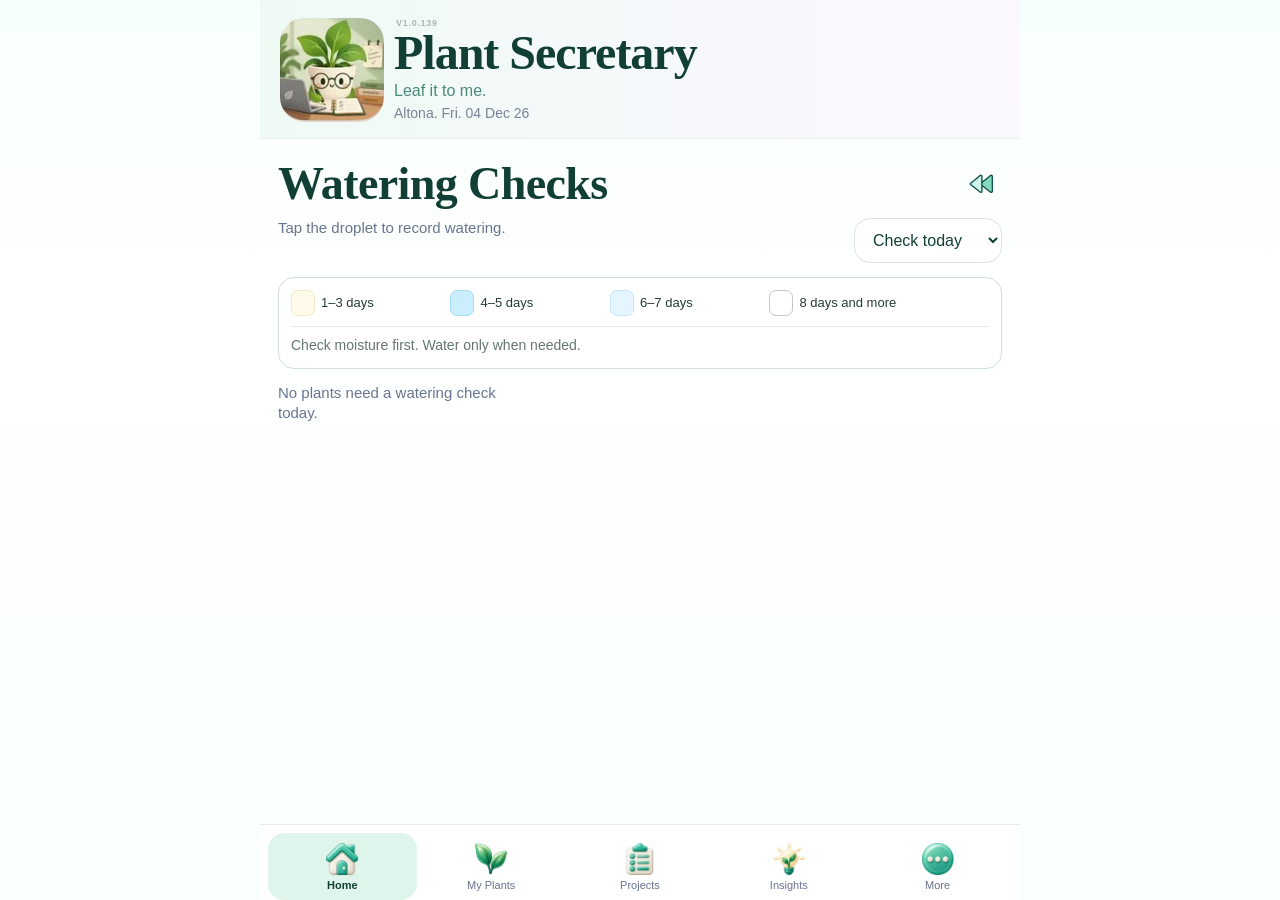
<file: index.html>
<!doctype html>
<html lang="en-AU">
<head>
<meta charset="utf-8">
<meta name="viewport" content="width=device-width,initial-scale=1,viewport-fit=cover,user-scalable=no">
<meta name="theme-color" content="#eef9f4">
<meta name="apple-mobile-web-app-capable" content="yes">
<meta name="apple-mobile-web-app-status-bar-style" content="default">
<meta name="apple-mobile-web-app-title" content="Plant Secretary">
<title>Plant Secretary</title>
<link rel="manifest" href="manifest.webmanifest">
<link rel="icon" href="icon.svg" type="image/svg+xml">
<style>
:root{--ink:#123f35;--muted:#68758f;--sea:#dff5eb;--sea2:#bfeadb;--green:#2f8f72;--lav:#eee5ff;--blue:#dff2ff;--blue2:#b8ddfb;--cream:#fffdf8;--card:#fff;--danger:#d74e5d;--shadow:0 8px 24px rgba(34,83,70,.08);--navh:76px}
*{box-sizing:border-box;-webkit-tap-highlight-color:transparent}html,body{margin:0;background:linear-gradient(180deg,#f7fffc 0,#fff 34%,#f8fffd 100%);color:var(--ink);font-family:-apple-system,BlinkMacSystemFont,"SF Pro Text","Segoe UI",sans-serif}body{min-height:100dvh}.app{max-width:760px;margin:0 auto;padding-bottom:calc(var(--navh) + env(safe-area-inset-bottom) + 16px)}
header{padding:calc(18px + env(safe-area-inset-top)) 20px 16px;background:linear-gradient(90deg,#effaf5,#fbf7ff);border-bottom:1px solid #e8f0ed}.brand{display:flex;align-items:center;justify-content:space-between;gap:14px}.brand-left{display:flex;gap:12px;align-items:center}.logo{font-size:46px;line-height:1}.version-label{display:block;margin:0 0 2px 2px;font-size:9px;line-height:1;letter-spacing:.08em;text-transform:uppercase;color:#7d918b;opacity:.62;font-weight:600}.brand h1{font-family:Georgia,serif;margin:0;font-size:clamp(32px,8vw,48px);line-height:.95;letter-spacing:-1px}.tag{margin:7px 0 0;color:#4a8b77;font-size:16px}.date{margin:5px 0 0;color:#7a8495;font-size:14px}.scribble{background:var(--lav);padding:10px 15px;border-radius:38% 44% 42% 48%;font-family:"Snell Roundhand","Segoe Script",cursive;color:#5b5a9c;font-size:15px;line-height:1.1;text-align:center;transform:rotate(-2deg)}
main{padding:18px 18px 28px}.page{display:none}.page.active{display:block}.section-head{display:flex;justify-content:space-between;align-items:center;gap:12px;margin-bottom:8px}.section-head h2{font-family:Georgia,serif;font-size:clamp(31px,8vw,46px);margin:0;letter-spacing:-.6px}.hint{color:var(--muted);font-size:15px;line-height:1.35;margin:0 0 15px}.select,.search,input,textarea,select{border:1px solid #d8e4e1;background:#fff;border-radius:16px;padding:12px 14px;font:inherit;color:var(--ink);outline:none}.select{min-width:132px}.controls{display:flex;gap:8px;overflow:auto;margin-bottom:14px}.pill{border:0;border-radius:999px;padding:10px 14px;background:#f1f5f4;color:#32564c;font-weight:650;white-space:nowrap}.pill.active{background:var(--green);color:#fff}.searchrow{display:flex;gap:8px;margin-bottom:14px}.search{width:100%}.iconbtn{border:0;background:var(--sea);border-radius:14px;padding:0 14px;font-size:20px;color:var(--ink)}
.tile-grid{display:grid;grid-template-columns:repeat(3,1fr);gap:10px}.plant-tile{aspect-ratio:1/1;border-radius:18px;padding:12px;background:linear-gradient(145deg,var(--blue),#edf9ff);border:1px solid #cae5f6;position:relative;display:flex;flex-direction:column;justify-content:space-between;box-shadow:0 4px 14px rgba(88,155,188,.08)}.plant-tile.regular{background:linear-gradient(145deg,#e7f7ff,#f4fbff)}.plant-tile.dry{background:linear-gradient(145deg,#fffdf7,#faf6ef);border-color:#eee8dd}.plant-tile.lav{background:linear-gradient(145deg,#f2ebff,#fbf8ff);border-color:#e7dcfa}.tile-top{display:flex;align-items:flex-start;justify-content:space-between}.light{font-size:33px;filter:saturate(1.1)}.ph{width:34px;height:34px;border-radius:50%;background:conic-gradient(#ff7c66 0 34%,#ffbf45 34% 66%,#f3e3c1 66% 100%);display:grid;place-items:center;border:2px solid #fff;box-shadow:0 1px 5px rgba(0,0,0,.08);font-size:9px;font-weight:800;color:#c34e3c}.ph.neutral{background:conic-gradient(#50b96d 0 45%,#d8d86d 45% 75%,#f4e7ca 75% 100%);color:#2d8a50}.tile-name{font-weight:800;font-size:16px;line-height:1.05;max-width:76%;margin-top:3px}.tile-bottom{display:flex;justify-content:space-between;align-items:end;gap:6px}.due{font-size:14px;color:#65718b;line-height:1.05}.due.today{font-weight:700}.drop{width:52px;height:52px;border:0;border-radius:15px;background:rgba(255,255,255,.86);box-shadow:inset 0 0 0 1px #cce6f4;display:grid;place-items:center;font-size:31px;cursor:pointer}.drop:active{transform:scale(.96)}.watered{outline:2px solid #4ba58a;background:linear-gradient(145deg,#d9f5eb,#effbf6)}
.nav{position:fixed;z-index:20;left:50%;bottom:0;transform:translateX(-50%);width:min(760px,100%);height:calc(var(--navh) + env(safe-area-inset-bottom));padding:8px 8px env(safe-area-inset-bottom);background:rgba(255,255,255,.96);backdrop-filter:blur(14px);border-top:1px solid #e5ece9;display:grid;grid-template-columns:repeat(5,1fr)}.nav button{border:0;background:transparent;border-radius:16px;color:#6a7390;font-size:11px;display:flex;flex-direction:column;align-items:center;justify-content:center;gap:3px}.nav button span{font-size:24px}.nav button.active{background:var(--sea);color:var(--ink);font-weight:700}
.summary{display:grid;grid-template-columns:repeat(2,1fr);gap:10px;margin:12px 0 16px}.sum{border-radius:18px;padding:14px;background:var(--card);box-shadow:var(--shadow);border:1px solid #e9efed}.sum:nth-child(2){background:var(--lav)}.sum:nth-child(3){background:#f7efe2}.sum:nth-child(4){background:var(--sea)}.sum strong{font-family:Georgia,serif;font-size:32px}.sum small{display:block;color:var(--muted);margin-top:3px}.panel{background:#fff;border:1px solid #e6eeeb;border-radius:20px;padding:15px;margin:12px 0;box-shadow:var(--shadow)}.panel h3{font-family:Georgia,serif;font-size:22px;margin:0 0 10px}.bar{height:12px;border-radius:999px;background:#edf2f0;overflow:hidden;margin:8px 0}.bar>i{display:block;height:100%;background:linear-gradient(90deg,#66b79e,#b7e6d8);border-radius:inherit}.due-list{display:grid;gap:8px}.due-item{display:flex;justify-content:space-between;align-items:center;padding:10px 0;border-bottom:1px solid #eef2f1}.due-item:last-child{border-bottom:0}
.collection{display:grid;grid-template-columns:repeat(2,1fr);gap:10px}.plant-card{background:#fff;border:1px solid #e4ece9;border-radius:18px;overflow:hidden;box-shadow:var(--shadow);cursor:pointer}.photo{aspect-ratio:4/3;background:linear-gradient(145deg,#e8f6ef,#eee8fb);display:grid;place-items:center;font-size:50px;overflow:hidden}.photo img{width:100%;height:100%;object-fit:cover}.pcopy{padding:10px}.pcopy strong{display:block}.pcopy em{display:block;color:#76809a;font-size:12px;margin-top:2px}.pcopy small{color:#65718b}.fab{position:fixed;right:max(18px,calc((100vw - 760px)/2 + 18px));bottom:calc(var(--navh) + env(safe-area-inset-bottom) + 18px);border:0;border-radius:999px;background:var(--green);color:#fff;padding:13px 16px;font-weight:750;box-shadow:0 10px 24px rgba(47,143,114,.27);z-index:15}
.project{display:flex;justify-content:space-between;gap:10px;align-items:center;padding:14px;border-radius:18px;background:#fff;border:1px solid #e7eeeb;margin-bottom:10px}.status{font-size:12px;padding:6px 9px;border-radius:999px;background:var(--lav);color:#65549a}.status.done{background:var(--sea);color:#2c755f}
.more-grid{display:grid;grid-template-columns:1fr 1fr;gap:10px}.more-card{border:1px solid #e4ece9;border-radius:18px;padding:15px;background:var(--sea);min-height:105px}.more-card:nth-child(even){background:var(--lav)}.more-card b{display:block;margin:8px 0 3px}.more-card small{color:#65718b}.full{grid-column:1/-1}
.modal{position:fixed;inset:0;z-index:50;background:rgba(17,42,35,.38);display:none;align-items:flex-end;justify-content:center}.modal.open{display:flex}.sheet{width:min(760px,100%);max-height:92dvh;overflow:auto;background:#fff;border-radius:28px 28px 0 0;padding:18px 18px calc(28px + env(safe-area-inset-bottom));box-shadow:0 -10px 30px rgba(0,0,0,.16)}.sheethead{display:flex;justify-content:space-between;align-items:center}.sheethead h3{font-family:Georgia,serif;font-size:28px;margin:0}.close{border:0;background:#eef4f2;border-radius:999px;width:38px;height:38px;font-size:21px}.hero-photo{width:100%;aspect-ratio:16/9;border-radius:18px;background:#fff;display:grid;place-items:center;overflow:hidden;font-size:70px}.hero-photo img{width:100%;height:100%;object-fit:cover}.formgrid{display:grid;gap:10px;margin-top:12px}.formgrid label{font-size:13px;color:#59677c}.formgrid input,.formgrid select,.formgrid textarea{width:100%;margin-top:5px}.primary{border:0;background:var(--green);color:#fff;border-radius:15px;padding:13px 16px;font-weight:750}.secondary{border:1px solid #cdded8;background:#fff;color:var(--ink);border-radius:15px;padding:12px 16px;font-weight:700}.actions{display:flex;gap:9px;margin-top:12px}.actions>*{flex:1}.quick{display:grid;grid-template-columns:repeat(2,1fr);gap:8px;margin-top:12px}.quick div{padding:10px;border-radius:14px;background:#f6faf8;font-size:13px}.history{font-size:13px;color:#627086}.history li{margin:8px 0}.guide-list{display:grid;gap:8px}.guide-row{padding:12px;border-radius:14px;background:linear-gradient(90deg,#f0fbf7,#f5efff);display:flex;justify-content:space-between;gap:10px}.toast{position:fixed;z-index:80;left:50%;bottom:calc(var(--navh) + env(safe-area-inset-bottom) + 12px);transform:translateX(-50%) translateY(20px);opacity:0;transition:.25s;background:#153f36;color:#fff;padding:10px 14px;border-radius:999px;font-size:13px;pointer-events:none}.toast.show{opacity:1;transform:translateX(-50%) translateY(0)}
@media(max-width:430px){header{padding-left:14px;padding-right:14px}.brand h1{font-size:35px}.logo{font-size:38px}.version-label{font-size:8px;margin-left:1px}.scribble{font-size:12px;padding:8px 10px}.date{font-size:12px}main{padding:16px 12px}.section-head h2{font-size:33px}.hint{font-size:13px}.tile-grid{grid-template-columns:repeat(3,1fr);gap:7px}.plant-tile{border-radius:14px;padding:9px}.light{font-size:26px}.ph{width:29px;height:29px}.tile-name{font-size:13px}.due{font-size:12px}.drop{width:43px;height:43px;border-radius:12px;font-size:25px}.summary{grid-template-columns:1fr 1fr}.more-grid{grid-template-columns:1fr 1fr}}
@media(max-width:350px){.tile-grid{grid-template-columns:repeat(2,1fr)}}
</style>
<link rel="stylesheet" href="home-art.css?v=25"><link rel="stylesheet" href="undo-control.css?v=1.0.41"><link rel="stylesheet" href="add-plant-icon.css?v=1.0.50"><link rel="stylesheet" href="nav-art.css?v=1.0.30"><link rel="stylesheet" href="more-art.css?v=1.0.75"><style id="my-plants-current">
#plants .collection{display:grid;grid-template-columns:repeat(4,minmax(0,1fr));gap:14px 10px;align-items:start}
#plants .plant-card{position:relative;display:flex;flex-direction:column;align-items:center;min-width:0;background:transparent;border:0;border-radius:0;overflow:visible;box-shadow:none;cursor:pointer}
#plants .photo{position:relative!important;width:100%;aspect-ratio:1/1!important;border-radius:50%!important;overflow:hidden!important;isolation:isolate;background:#fff;display:grid;place-items:center;font-size:32px;border:1px solid #e0eae6}
#plants .photo img{display:block;width:100%;height:100%;object-fit:cover;border-radius:50%}
#plants .pcopy{width:100%;min-height:34px;display:flex;justify-content:center;align-items:flex-start;padding:7px 2px 0;text-align:center;background:transparent}
#plants .pcopy strong{display:block;width:100%;font-size:11px;line-height:1.12;font-weight:750;overflow-wrap:anywhere;color:var(--ink)}
.plant-location-selector{display:flex;justify-content:flex-end;margin:2px 0 14px}.location-select{position:relative;display:inline-flex;align-items:center;gap:7px;background:var(--sea);border:1px solid #d2e7df;border-radius:15px;padding:8px 10px;color:var(--ink);min-width:128px}.location-select svg{width:20px;height:20px;flex:0 0 20px}.location-select select{appearance:auto;-webkit-appearance:menulist;border:0;background:transparent;padding:0 2px 0 0;border-radius:0;color:var(--ink);font:inherit;font-weight:700;min-width:88px;outline:0}
@media(max-width:430px){#plants .collection{grid-template-columns:repeat(4,minmax(0,1fr));gap:13px 8px}#plants .photo{font-size:27px}#plants .pcopy{min-height:32px;padding-top:6px}#plants .pcopy strong{font-size:10.5px;line-height:1.1}.plant-location-selector{margin-top:0;margin-bottom:12px}.location-select{min-width:118px;padding:7px 9px}.location-select select{font-size:13px;min-width:80px}.location-select svg{width:18px;height:18px;flex-basis:18px}}
@media(max-width:350px){#plants .collection{gap:11px 6px}#plants .pcopy strong{font-size:9.5px}}
</style></head>
<body>
<div class="app">
<header><div class="brand"><div class="brand-left"><span class="heading-logo-frame"><img class="heading-logo" src="assets/heading-logo.webp" alt=""></span><div><span class="version-label">v1.0.139</span><h1>Plant Secretary</h1><p class="tag">Your plants. Happier days.</p><p class="date" id="dateLine">Altona, Victoria</p></div></div><div class="scribble">Good plants<br>Brighter days ♡</div></div></header>
<main>
<section class="page active" id="home"><div class="section-head"><h2>Watering Checks</h2><select class="select" id="homeFilter"><option value="today">Check today</option><option value="today-indoor">Indoor</option><option value="today-outdoor">Outdoor</option><option value="all">All</option></select></div><p class="hint">Tap the droplet to record watering.</p><div class="watering-legend" role="group" aria-label="Tile colour legend"><div class="watering-legend-items"><span class="watering-legend-item"><i class="watering-legend-swatch pale-yellow" aria-hidden="true"></i><span>1–3 days</span></span><span class="watering-legend-item"><i class="watering-legend-swatch sky-blue" aria-hidden="true"></i><span>4–5 days</span></span><span class="watering-legend-item"><i class="watering-legend-swatch light-blue" aria-hidden="true"></i><span>6–7 days</span></span><span class="watering-legend-item"><i class="watering-legend-swatch white" aria-hidden="true"></i><span>8 days and more</span></span></div><p class="watering-legend-note">Check moisture first. Water only when needed.</p></div><div class="tile-grid" id="wateringGrid"></div></section>
<section class="page" id="plants"><div class="section-head"><div><h2>My Plants</h2><p class="hint" id="countLine" style="margin:2px 0 0"></p></div></div><div id="plantLocationSelector" class="plant-location-selector"><label class="location-select" aria-label="Filter plants by location"><svg viewBox="0 0 24 24" aria-hidden="true"><path d="M4 6h16M7 12h10M10 18h4" fill="none" stroke="currentColor" stroke-width="2" stroke-linecap="round"/></svg><select id="locationFilter"><option value="all">All plants</option><option value="Indoor">Indoor</option><option value="Outdoor">Outdoor</option></select></label></div><div class="collection" id="collection"></div><button class="fab" id="addPlantBtn">＋ Add Plant</button></section>
<section class="page" id="projects"><div class="section-head"><h2>Projects</h2></div><p class="hint">Repotting, propagating, buying new plants and anything else you want to plan.</p><div id="projectList"></div><button class="primary" id="newProjectBtn">＋ Add New Project</button></section>
<section class="page" id="insights"><div class="section-head"><h2>Insights</h2><select class="select"><option>This month</option></select></div><p class="hint">A summary of your plant care.</p><div class="summary" id="summaryCards"></div><div class="panel"><h3>Watering this month</h3><div class="bar"><i id="waterBar" style="width:0%"></i></div><small class="hint" id="waterText"></small></div><div class="panel"><h3>Care due soon</h3><div class="due-list" id="dueSoon"></div></div><div class="panel"><h3>Overdue care</h3><div class="due-list" id="overdue"></div></div><div class="panel"><h3>Your collection</h3><div id="collectionStats"></div></div></section>
<section class="page" id="more"><div class="section-head"><h2>More</h2></div><p class="hint">Tools, settings and extras for your plant journey.</p><div class="more-grid"><div class="more-card"><img class="more-art more-art-care-guides" src="assets/care-guides.webp" alt=""><b>Care Guides</b><small>General plant care tips and resources</small></div><div class="more-card"><img class="more-art more-art-plant-notes" src="assets/plant-notes.webp?v=1.0.72" alt=""><b>Plant Notes</b><small>Your notes, photos and observations</small></div><div class="more-card"><b>Reminders</b><small>Manage care reminders</small></div><div class="more-card"><img class="more-art more-art-weather" src="assets/weather.webp?v=1.0.72" alt=""><b>Weather</b><small>Altona, Victoria</small></div><div class="more-card"><img class="more-art more-art-backup-restore" src="assets/backup-restore.webp?v=1.0.75" alt=""><b>Backup & Restore</b><small>Export or import your saved data</small></div><div class="more-card"><img class="more-art more-art-settings" src="assets/settings.webp?v=1.0.78" alt=""><b>Settings</b><small>Units, notifications and preferences</small></div><div class="more-card full"><img class="more-art more-art-about" src="assets/about-plant-secretary.webp" alt=""><b>About Plant Secretary</b><small>Version 1.0.127 · Local-first personal plant care app</small></div></div></section>
</main>
<nav class="nav"><button class="active" data-page="home"><span>⌂</span>Home</button><button data-page="plants"><span>🌿</span>My Plants</button><button data-page="projects"><span>☑︎</span>Projects</button><button data-page="insights"><span>▥</span>Insights</button><button data-page="more"><span>☰</span>More</button></nav>
</div>
<div class="modal" id="plantModal"><div class="sheet"><div class="sheethead"><h3 id="modalTitle">Plant Profile</h3><button class="close" data-close>×</button></div><div id="plantProfile"></div></div></div>
<div class="modal" id="addModal"><div class="sheet"><div class="sheethead"><h3>Add a New Plant</h3><button class="close" data-close>×</button></div><form id="addForm" class="formgrid"><label>Photo<input id="newPhoto" type="file" accept="image/*"></label><label>Plant / display name<input id="newName" required placeholder="e.g. Gardenia"></label><label>Botanical name<input id="newBotanical" required placeholder="e.g. Gardenia jasminoides"></label><label>Date acquired<input id="newAcquiredDate" type="date" required></label><label>Location<select id="newLocation"><option>Indoor</option><option>Outdoor</option></select></label><button class="primary" type="submit">Save Plant</button></form></div></div>
<div class="toast" id="toast"></div>
<script src="plant-storage.js?v=1.0.121"></script>
<script>
const BASE_PLANTS=[
['Begonia','Begonia maculata','Indoor',null,'indirect','5.5–6.5','moist'],['Birkin — green pot','Philodendron Birkin','Indoor',null,'indirect','5.5–6.5','regular'],['Birkin — white pot','Philodendron Birkin','Indoor',null,'indirect','5.5–6.5','regular'],['Burro’s Tail','Sedum morganianum','Indoor',null,'sun','6.0–7.0','dry'],['Coriander','Coriandrum sativum','Indoor',null,'sun','6.2–6.8','moist'],['Friendship Plant','Pilea involucrata','Indoor',null,'indirect','5.5–6.5','moist'],['Gardenia','Gardenia jasminoides','Indoor',null,'indirect','5.0–6.0','moist'],['Golden Pothos','Epipremnum aureum','Indoor',null,'indirect','6.0–6.5','regular'],['Ice Plant','Mesembryanthemum / Delosperma','Indoor',null,'sun','6.0–7.0','dry'],['Maidenhair Fern','Adiantum','Indoor',null,'indirect','5.5–6.5','moist'],['Marble Queen Pothos','Epipremnum aureum Marble Queen','Indoor',null,'indirect','6.0–6.5','regular'],['Monstera — thick','Monstera deliciosa','Indoor',null,'indirect','5.5–7.0','regular'],['Monstera — thin','Monstera deliciosa','Indoor',null,'indirect','5.5–7.0','regular'],['Orchids — Purple','Phalaenopsis','Indoor',null,'indirect','5.5–6.5','regular'],['Orchids — White','Phalaenopsis','Indoor',null,'indirect','5.5–6.5','regular'],['Peace Lily','Spathiphyllum','Indoor',null,'indirect','5.8–6.5','moist'],['Pink Lady','Callisia repens','Indoor',null,'indirect','5.5–6.5','regular'],['Snake Plant — Bub','Dracaena trifasciata','Indoor',null,'low','5.5–7.5','dry'],['Snake Plant — Mum','Dracaena trifasciata','Indoor',null,'low','5.5–7.5','dry'],['Variegated String of Pearls','Curio rowleyanus','Indoor',null,'sun','6.0–7.0','dry'],['Window Boat','Haworthia cymbiformis','Indoor',null,'indirect','6.0–7.5','dry'],['ZZ Plant — Thick','Zamioculcas zamiifolia','Indoor',null,'low','6.0–7.0','dry'],['ZZ Plant — Thin','Zamioculcas zamiifolia','Indoor',null,'low','6.0–7.0','dry'],['Bougainvillea — White','Bougainvillea','Outdoor',null,'sun','5.5–6.5','regular'],['Calamansi — Dwarf','Citrus × microcarpa','Outdoor',null,'sun','5.5–6.5','regular'],['Firecracker — Chilli','Capsicum annuum','Outdoor',null,'sun','6.0–6.8','moist'],['Habanero','Capsicum chinense','Outdoor',null,'sun','6.0–6.8','moist'],['Jalapeño','Capsicum annuum','Outdoor',null,'sun','6.0–6.8','moist'],['Lemon','Citrus limon','Outdoor',null,'sun','5.5–6.5','regular'],['Lemon — Dwarf',"Citrus × limon 'Meyer'",'Outdoor',null,'sun','5.5–6.5','regular'],['Mint','Mentha','Outdoor',null,'part','6.0–7.0','moist'],['Parsley','Petroselinum crispum','Outdoor',null,'part','6.0–7.0','moist'],['Rosemary — purple flowers','Salvia rosmarinus','Outdoor',null,'sun','6.0–7.5','dry'],['Silver Dollar Eucalyptus','Eucalyptus cinerea','Outdoor',null,'sun','5.5–7.5','regular'],['Thai Peppers','Capsicum annuum','Outdoor',null,'sun','6.0–6.8','moist'],['Timble — Chilli','Capsicum annuum','Outdoor',null,'sun','6.0–6.8','moist']
];
const KEY='plant-secretary-v1'; const PROJECT_KEY='plant-secretary-projects-v1';
function seed(){return BASE_PLANTS.map((p,i)=>({id:'p'+i,name:p[0],botanical:p[1],common:'',location:p[2],interval:null,light:p[4],ph:p[5],demand:p[6],lastWatered:null,history:[],notes:'',photoId:null}))}
let plants=JSON.parse(localStorage.getItem(KEY)||'null')||seed(); let projects=JSON.parse(localStorage.getItem(PROJECT_KEY)||'null')||[{id:1,title:'Repot Peace Lily',type:'Repotting',status:'To do'},{id:2,title:'Propagate Monstera',type:'Propagation',status:'In progress'},{id:3,title:'Buy new plant',type:'Wishlist',status:'To do'}]; let plantFilter='all',sortAsc=true;
const $=s=>document.querySelector(s), $$=s=>[...document.querySelectorAll(s)];
function save(){const pending=window.PLANT_DATA_STORAGE.persist({plants,projects});pending.catch(error=>console.error('Plant records could not be saved',error));return pending}
function latestWateredAt(p){const history=(p?.history||[]).filter(h=>h?.type==='Watered'&&h.date).map(h=>h.date).sort((a,b)=>new Date(b)-new Date(a));return history[0]||p?.lastWatered||null}
function daysUntil(p){const interval=window.PLANT_WATERING_AUDIT?.interval(p)??null;if(interval===null)return null;const last=latestWateredAt(p);if(!last)return 0;const due=new Date(last);due.setHours(0,0,0,0);due.setDate(due.getDate()+interval);const t=new Date();t.setHours(0,0,0,0);return Math.ceil((due-t)/86400000)}
function lightIcon(l){return l==='sun'?'☀️':l==='part'?'🌤️':l==='low'?'☁️':'🌤️'}
function tileClass(p,i){return p.demand==='dry'?'dry':p.demand==='regular'?'regular':(i%7===0?'lav':'')}
function dueLabel(p){const d=daysUntil(p);if(d===null)return 'Manual moisture check';if(!latestWateredAt(p)||d<=0)return 'Check today';if(d===1)return 'In 1 day';return `In ${d} days`}
function renderWatering(){const mode=$('#homeFilter').value;const locationRank=location=>String(location||'').toLowerCase()==='indoor'?0:String(location||'').toLowerCase()==='outdoor'?1:2;let list=[...plants].sort((a,b)=>{const byLocation=locationRank(a.location)-locationRank(b.location);return byLocation||String(a.name||'').localeCompare(String(b.name||''),'en-AU',{sensitivity:'base',numeric:true})});if(mode==='today')list=list.filter(p=>daysUntil(p)!==null&&daysUntil(p)<=0);$('#wateringGrid').innerHTML=list.map((p,i)=>`<article class="plant-tile ${tileClass(p,i)} ${p.lastWatered&&daysUntil(p)>0?'watered':''}"><div><div class="tile-top"><span class="light">${lightIcon(p.light)}</span><span class="ph ${/6\.5–7|6\.0–7|7\.5/.test(p.ph)?'neutral':''}">pH</span></div><div class="tile-name">${p.name}</div></div><div class="tile-bottom"><div class="due ${daysUntil(p)!==null&&daysUntil(p)<=0?'today':''}">${dueLabel(p)}</div><button class="drop" aria-label="Record watering for ${p.name}" data-water="${p.id}">💧</button></div></article>`).join('')||'<p class="hint">No plants need a watering check today.</p>'}
function renderCollection(){let list=plants.filter(p=>plantFilter==='all'||p.location===plantFilter);list.sort((a,b)=>String(a.name||'').localeCompare(String(b.name||''),'en-AU',{sensitivity:'base',numeric:true}));const indoor=plants.filter(p=>p.location==='Indoor').length,outdoor=plants.length-indoor;$('#countLine').textContent=`${plants.length} plants · ${indoor} Indoor · ${outdoor} Outdoor`;$('#collection').innerHTML=list.map(p=>`<article class="plant-card" data-profile="${p.id}" role="button" tabindex="0"><div class="photo" id="photo-${p.id}">🌿</div><div class="pcopy"><strong>${p.name}</strong></div></article>`).join('');list.forEach(loadCardPhoto);requestAnimationFrame(()=>{window.PLANT_PHOTO_TOOLS?.applyWithin(document.getElementById('collection'))})}
function renderProjects(){ $('#projectList').innerHTML=projects.map(p=>`<div class="project"><div><b>${p.title}</b><div class="hint" style="margin:3px 0 0">${p.type}</div></div><button class="status ${p.status==='Done'?'done':''}" data-project="${p.id}">${p.status}</button></div>`).join('')}
function renderInsights(){const now=new Date(),month=now.getMonth();let watered=0,pruned=0,repotted=0,fed=0;plants.forEach(p=>(p.history||[]).forEach(h=>{const d=new Date(h.date);if(d.getMonth()===month&&d.getFullYear()===now.getFullYear()){if(h.type==='Watered')watered++;if(h.type==='Pruned')pruned++;if(h.type==='Repotted')repotted++;if(h.type==='Fed')fed++}}));$('#summaryCards').innerHTML=`<div class="sum"><strong>${watered}</strong><small>Plants watered this month</small></div><div class="sum"><strong>${pruned}</strong><small>Plants pruned</small></div><div class="sum"><strong>${repotted}</strong><small>Plants repotted</small></div><div class="sum"><strong>${fed}</strong><small>Plants fed</small></div>`;$('#waterBar').style.width=Math.min(100,watered/Math.max(1,plants.length)*100)+'%';$('#waterText').textContent=`${watered} watering records this month across ${plants.length} plants.`;const due=plants.map(p=>({p,d:daysUntil(p)})).filter(x=>x.d>0&&x.d<=7).sort((a,b)=>a.d-b.d).slice(0,6);$('#dueSoon').innerHTML=due.map(x=>`<div class="due-item"><b>${x.p.name}</b><span>in ${x.d} day${x.d===1?'':'s'} 💧</span></div>`).join('')||'<span class="hint">Nothing due in the next 7 days.</span>';const over=plants.map(p=>({p,d:daysUntil(p)})).filter(x=>x.p.lastWatered&&x.d<0).sort((a,b)=>a.d-b.d).slice(0,6);$('#overdue').innerHTML=over.map(x=>`<div class="due-item"><b>${x.p.name}</b><span style="color:var(--danger)">${Math.abs(x.d)} day${Math.abs(x.d)===1?'':'s'} overdue</span></div>`).join('')||'<span class="hint">No overdue watering records.</span>';const indoor=plants.filter(p=>p.location==='Indoor').length;$('#collectionStats').innerHTML=`<div style="font-size:30px;font-family:Georgia,serif"><b>${plants.length}</b> plants</div><p class="hint">${indoor} indoor · ${plants.length-indoor} outdoor</p>`}
function renderAll(){renderWatering();renderCollection();renderProjects();renderInsights()}
async function water(id){
  await window.PLANT_STORAGE_READY;
  const p=plants.find(x=>String(x.id)===String(id));if(!p)return false;
  const previousHistory=p.history,previousLastWatered=p.lastWatered;
  const history=Array.isArray(p.history)?p.history:[],nowDate=new Date();
  const sameLocalDay=v=>{const d=new Date(v);return !Number.isNaN(d.getTime())&&d.getFullYear()===nowDate.getFullYear()&&d.getMonth()===nowDate.getMonth()&&d.getDate()===nowDate.getDate()};
  if(history.some(h=>h?.type==='Watered'&&sameLocalDay(h.date))){renderWatering();toast(`Watering is already recorded today for ${p.name}`);return false}
  const now=nowDate.toISOString();p.lastWatered=now;p.history=[{type:'Watered',date:now},...history];
  try{await save()}catch(error){p.history=previousHistory;p.lastWatered=previousLastWatered;throw error}
  try{renderWatering()}catch(error){console.error('Watering saved, but grid refresh failed',error)}try{renderInsights()}catch(error){console.error('Insights refresh failed after watering was saved',error)}toast(`${p.name} watered · ${daysUntil(p)===null?'manual moisture checks required':`next inspection in ${window.PLANT_WATERING_AUDIT.interval(p)} days`}`);return true;
}window.PLANT_RECORD_WATERING=water;
function toast(t){const el=$('#toast');el.textContent=t;el.classList.add('show');setTimeout(()=>el.classList.remove('show'),2200)}
function openModal(id){const p=plants.find(x=>x.id===id);if(!p)return;$('#plantModal').dataset.plantId=String(p.id);$('#modalTitle').textContent=p.name;$('#plantProfile').innerHTML=`<div class="hero-photo" id="hero-${p.id}">🌿</div><div class="quick"><div><b>Water</b><br>${window.PLANT_WATERING_AUDIT?.summary(p)||'Manual moisture checks'}</div><div>${lightIcon(p.light)} <b>Sunlight</b><br>${p.light==="sun"?"direct":p.light}</div><div><b>Soil</b><br><span data-care-summary="soil"></span></div><div><b>pH</b><br>${p.ph||'Not set'}</div><div><b>Feed</b><br><span data-care-summary="feed"></span></div><div><b>Prune / Pinch</b><br><span data-care-summary="prune"></span></div></div><div class="panel"><h3>Care History</h3><ul class="history">${(()=>{let seenWatered=false;return [...(p.history||[])].sort((a,b)=>new Date(b.date)-new Date(a.date)).filter(h=>h.type!=='Watered'||(!seenWatered&&(seenWatered=true))).slice(0,8)})().map(h=>`<li><b>${h.type==='Treatment'?(window.PLANT_TREATMENT_HISTORY?.label(h)||'Treatment'):h.type}</b> · ${new Date(h.date).toLocaleDateString('en-AU')}</li>`).join('')||'<li>No care records yet.</li>'}</ul><div class="actions"><button class="secondary" data-log="Pruned" data-id="${p.id}">Log pruning</button><button class="secondary" data-log="Pinched" data-id="${p.id}">Log pinching</button></div><div class="actions"><button class="secondary" data-log="Repotted" data-id="${p.id}">Log repotting</button><button class="secondary" data-log="Fed" data-id="${p.id}">Log feeding</button></div><div class="actions"><button class="secondary" type="button" data-treatment="${p.id}">Record treatment</button></div></div><div class="panel"><h3>Comprehensive Care Guide</h3><div class="guide-list">${['Plant features','Sunlight','Watering checks','Soil','pH','Feeding','Growth habit','Pruning','Pinching','Repotting','Propagation','Common problems','Seasonal care','Recommended products'].map(x=>`<div class="guide-row"><b>${x}</b><span>›</span></div>`).join('')}</div></div>`;loadHeroPhoto(p);$('#plantModal').classList.add('open')}
function closeModals(){$$('.modal').forEach(m=>m.classList.remove('open'))}
function logCare(id,type){const p=plants.find(x=>x.id===id);p.history=p.history||[];p.history.unshift({type,date:new Date().toISOString()});save();openModal(id);renderInsights();toast(`${type} recorded for ${p.name}`)}
function db(){return new Promise((res,rej)=>{const r=indexedDB.open('PlantSecretaryPhotos',1);r.onupgradeneeded=()=>r.result.createObjectStore('photos');r.onsuccess=()=>res(r.result);r.onerror=()=>rej(r.error)})}
const PHOTO_MAX_SOURCE_BYTES=20*1024*1024,PHOTO_MAX_EDGE=1280,PHOTO_WEBP_QUALITY=.82;
async function decodePhoto(file){if('createImageBitmap'in window){try{return{source:await createImageBitmap(file,{imageOrientation:'from-image'}),close:true}}catch(_){try{return{source:await createImageBitmap(file),close:true}}catch(__){}}}const url=URL.createObjectURL(file);try{const img=new Image();img.decoding='async';img.src=url;if(img.decode)await img.decode();else await new Promise((resolve,reject)=>{img.onload=resolve;img.onerror=reject});return{source:img,close:false}}finally{URL.revokeObjectURL(url)}}
function encodePhotoCanvas(canvas,type){return new Promise((resolve,reject)=>{try{canvas.toBlob(resolve,type,PHOTO_WEBP_QUALITY)}catch(error){reject(error)}})}
async function optimizePhoto(file){
 if(!(file instanceof Blob)||!String(file.type||'').toLowerCase().startsWith('image/'))throw new Error('PHOTO_NOT_IMAGE');
 if(file.size>PHOTO_MAX_SOURCE_BYTES)throw new Error('PHOTO_TOO_LARGE');
 let loaded;try{loaded=await decodePhoto(file)}catch(_){throw new Error('PHOTO_UNSUPPORTED')}
 const src=loaded.source;
 try{
  const w=Number(src.width||src.naturalWidth)||0,h=Number(src.height||src.naturalHeight)||0;
  if(!w||!h)throw new Error('PHOTO_UNSUPPORTED');
  const scale=Math.min(1,PHOTO_MAX_EDGE/Math.max(w,h)),canvas=document.createElement('canvas');
  canvas.width=Math.max(1,Math.round(w*scale));canvas.height=Math.max(1,Math.round(h*scale));
  const ctx=canvas.getContext('2d');if(!ctx)throw new Error('PHOTO_PROCESSING_FAILED');
  ctx.drawImage(src,0,0,canvas.width,canvas.height);
  let blob=null;try{blob=await encodePhotoCanvas(canvas,'image/webp')}catch(_){}
  if(blob?.size>0&&blob.type==='image/webp')return blob;
  // Safari may return PNG for an unsupported WebP request. Explicitly request
  // compressed JPEG instead, with white behind any transparent pixels.
  ctx.save();ctx.globalCompositeOperation='destination-over';ctx.fillStyle='#fff';
  ctx.fillRect(0,0,canvas.width,canvas.height);ctx.restore();
  try{blob=await encodePhotoCanvas(canvas,'image/jpeg')}catch(_){blob=null}
  if(!blob?.size||blob.type!=='image/jpeg')throw new Error('PHOTO_ENCODING_UNAVAILABLE');
  return blob;
 }finally{if(loaded.close&&typeof src.close==='function')src.close()}
}
function photoStoreError(err){if(err?.message==='PHOTO_TOO_LARGE')return'Photo is too large. Choose an image under 20 MB.';if(err?.message==='PHOTO_NOT_IMAGE')return'That file is not a supported image.';if(err?.message==='PHOTO_UNSUPPORTED')return'This photo format cannot be decoded. Choose another photo.';if(err?.message==='PHOTO_ENCODING_UNAVAILABLE')return'This browser could not create a compressed WebP or JPEG photo.';if(err?.name==='QuotaExceededError')return'Photo storage is full. Export a backup before removing photos.';return'Photo could not be processed.'}
async function putPhotoBlob(id,blob){const d=await db();try{await new Promise((res,rej)=>{const tx=d.transaction('photos','readwrite');tx.objectStore('photos').put(blob,id);tx.oncomplete=res;tx.onerror=()=>rej(tx.error);tx.onabort=()=>rej(tx.error||new Error('Photo save aborted'))})}finally{d.close()}}
async function storePhoto(id,file){try{const optimized=await optimizePhoto(file);await putPhotoBlob(id,optimized);return true}catch(err){console.warn('Photo save failed',err);toast(photoStoreError(err));return false}}
async function optimizeStoredPhotos(){let d;try{d=await db();const items=await new Promise((res,rej)=>{const out=[],tx=d.transaction('photos','readonly'),req=tx.objectStore('photos').openCursor();req.onsuccess=()=>{const cur=req.result;if(!cur){res(out);return}out.push([cur.key,cur.value]);cur.continue()};req.onerror=()=>rej(req.error)});d.close();d=null;for(const [id,blob] of items){if(!(blob instanceof Blob))continue;if(['image/webp','image/jpeg'].includes(blob.type)&&blob.size<=700*1024)continue;try{const optimized=await optimizePhoto(blob);if(optimized.size<blob.size)await putPhotoBlob(id,optimized)}catch(err){console.warn('Existing photo optimisation skipped',id,err)}}}catch(err){console.warn('Stored photo optimisation unavailable',err)}finally{try{d?.close()}catch(_){}}}
async function getPhoto(id){const d=await db();const v=await new Promise((res,rej)=>{const r=d.transaction('photos').objectStore('photos').get(id);r.onsuccess=()=>res(r.result);r.onerror=()=>rej(r.error)});d.close();return v}
async function loadCardPhoto(p){let f=null;try{f=await getPhoto(p.id)}catch(err){console.warn('Card photo unavailable',err);return}if(!f)return;const el=$('#photo-'+p.id);if(el){const u=URL.createObjectURL(f),img=document.createElement('img');img.alt=p.name;img.onload=()=>{URL.revokeObjectURL(u);window.PLANT_PHOTO_TOOLS?.applyWithin(el)};img.onerror=()=>URL.revokeObjectURL(u);el.replaceChildren(img);window.PLANT_PHOTO_TOOLS?.applyWithin(el);img.src=u}}
async function loadHeroPhoto(p){let f=null;try{f=await getPhoto(p.id)}catch(err){console.warn('Profile photo unavailable',err);return}if(!f)return;const el=$('#hero-'+p.id);if(el){const u=URL.createObjectURL(f),img=document.createElement('img');img.alt=p.name;img.onload=()=>{URL.revokeObjectURL(u);window.PLANT_PHOTO_TOOLS?.applyWithin(el)};img.onerror=()=>URL.revokeObjectURL(u);el.replaceChildren(img);window.PLANT_PHOTO_TOOLS?.applyWithin(el);img.src=u}}
function nav(page){$$('.page').forEach(p=>p.classList.toggle('active',p.id===page));$$('.nav button').forEach(b=>b.classList.toggle('active',b.dataset.page===page));if(page==='plants')renderCollection();if(page==='insights')renderInsights();requestAnimationFrame(()=>window.PLANT_PHOTO_TOOLS?.applyAll());window.scrollTo({top:0,behavior:'smooth'})}
$$('.nav button').forEach(b=>b.onclick=()=>nav(b.dataset.page));$('#homeFilter').onchange=renderWatering;$('#locationFilter').onchange=e=>{plantFilter=e.target.value;renderCollection()};$('#addPlantBtn').onclick=()=>$('#addModal').classList.add('open');$$('[data-close]').forEach(b=>b.onclick=closeModals);$$('.modal').forEach(m=>m.addEventListener('click',e=>{if(e.target===m)closeModals()}));
document.addEventListener('click',e=>{const target=e.target instanceof Element?e.target:null;if(!target)return;const w=target.closest('[data-water]');if(w){const recorder=typeof window.PLANT_RECORD_WATERING==='function'?window.PLANT_RECORD_WATERING:water;recorder(w.dataset.water);if($('#plantModal').classList.contains('open'))openModal(w.dataset.water);return}const card=target.closest('[data-profile]');if(card){openModal(card.dataset.profile);return}const l=target.closest('[data-log]');if(l){logCare(l.dataset.id,l.dataset.log);return}const pr=target.closest('[data-project]');if(pr){const p=projects.find(x=>String(x.id)===pr.dataset.project);if(!p)return;p.status=p.status==='Done'?'To do':p.status==='To do'?'In progress':'Done';save();renderProjects()}});
document.addEventListener('change',async e=>{if(e.target.dataset.photo){const f=e.target.files[0];if(f){const saved=await storePhoto(e.target.dataset.photo,f);if(!saved)return;renderCollection();openModal(e.target.dataset.photo);toast('Photo updated')}}});
$('#addForm').onsubmit=async e=>{e.preventDefault();const form=e.currentTarget,button=form.querySelector('button[type="submit"]'),name=$('#newName').value.trim(),botanical=$('#newBotanical').value.trim(),acquired=$('#newAcquiredDate').value,location=$('#newLocation').value;if(!name||!botanical||!acquired){form.reportValidity?.();toast('Complete the required plant details');return}const acquiredDate=new Date(`${acquired}T12:00:00`);if(Number.isNaN(acquiredDate.getTime())){toast('Choose a valid date acquired');return}if(button?.disabled)return;if(button)button.disabled=true;const id='p'+Date.now();let added=false;try{const p={id,name,botanical,location,interval:null,light:'',ph:'',demand:'',lastWatered:null,history:[],notes:'',photoId:null,originType:'',originDate:acquiredDate.toISOString(),propagationMethod:'',rootingMedium:''};const care=window.PLANT_BOTANICAL_CARE?.get?.(botanical)||null;if(care)window.PLANT_BOTANICAL_CARE.applyToPlant(p);else{const norm=s=>String(s||'').trim().toLowerCase().replace(/\s+/g,' ');const base=(BASE_PLANTS||[]).find(x=>norm(x[1])===norm(botanical))||null;if(base){p.light=base[4];p.ph=base[5];p.demand=base[6]}}const f=$('#newPhoto').files[0];if(f){const photoSaved=await window.storePhoto(id,f);if(!photoSaved){toast('Plant was not saved because the photo could not be stored');return}}plants.push(p);added=true;await save();form.reset();closeModals();renderAll();nav('plants');toast(care?`${p.name} added with botanical care details`:`${p.name} added`)}catch(err){if(added){const i=plants.findIndex(x=>String(x.id)===String(id));if(i>=0)plants.splice(i,1)}console.error('Add plant failed',err);const reason=err?.name==='QuotaExceededError'?'Plant storage is full':err?.message||'Unknown save error';toast(`Plant could not be saved: ${reason}`)}finally{if(button)button.disabled=false}};
$('#newProjectBtn').onclick=()=>{const title=prompt('Project name');if(!title)return;projects.unshift({id:Date.now(),title,type:'Plant project',status:'To do'});save();renderProjects()};
window.PLANT_STORAGE_READY=window.PLANT_DATA_STORAGE.read().then(snapshot=>{if(snapshot&&Array.isArray(snapshot.plants)&&Array.isArray(snapshot.projects)){plants=snapshot.plants;projects=snapshot.projects;window.PLANT_BOTANICAL_CARE?.hydrateAll?.();renderAll()}}).catch(error=>{console.warn('Durable plant record load unavailable; existing local records retained',error)});
optimizeStoredPhotos().then(()=>renderCollection()).catch(()=>{});const d=new Date();$('#dateLine').textContent=`Altona, Victoria · ${d.toLocaleDateString('en-AU',{weekday:'long',day:'numeric',month:'short',year:'numeric'})}`;renderAll();if('serviceWorker'in navigator){navigator.serviceWorker.register('sw.js',{updateViaCache:'none'}).then(reg=>reg.update().catch(()=>{})).catch(()=>{})}
</script>
<script src="watering-audit.js?v=1.0.129"></script><script src="home-art.js?v=1.0.128"></script><script src="my-plants-display.js?v=1.0.82"></script><script src="botanical-care.js?v=1.0.138"></script><script src="practical-care.js?v=1.0.139"></script><script src="care-presentation.js?v=1.0.130"></script><script src="app-prefs.js?v=1.0.139"></script><script src="app-actions.js?v=1.0.129"></script><script src="project-editor.js?v=1.0.56"></script><script src="photo-editor.js?v=1.0.121"></script><script src="photo-menu-fix.js?v=1.0.73"></script><script src="profile-performance.js?v=1.0.121"></script><script src="profile-care-summary-v2.js?v=1.0.135"></script><script src="treatment-history.js?v=1.0.136"></script><script src="care-history-edit.js?v=1.0.136"></script><script src="plant-origin.js?v=1.0.121"></script><script src="app-stability.js?v=1.0.121"></script><script src="profile-identity.js?v=1.0.135"></script><script src="care-history-control.js?v=1.0.83"></script></body>
</html>
</file>
<file: home-art.css>
.logo{display:none!important}.heading-logo-frame{display:block;position:relative;width:104px;height:104px;flex:0 0 104px;border-radius:24px;overflow:hidden;background:transparent}.heading-logo{position:absolute;left:50%;top:50%;width:136%;height:136%;max-width:none;object-fit:cover;object-position:center;transform:translate(-50%,-50%);display:block}.brand{justify-content:flex-start!important;align-items:center!important}.brand-left{margin:0!important;gap:10px!important;min-width:0;flex:1 1 auto;align-items:center!important}.brand-left>div:last-child{min-width:0}.brand h1{max-width:100%;word-break:normal}.tag-pants{display:inline-block;font-size:1em;line-height:1;vertical-align:-.08em;filter:saturate(.9) drop-shadow(0 1px 1px rgba(20,65,92,.18));text-shadow:inset 0 1px 0 rgba(255,255,255,.7)}.title-row{display:flex;align-items:center;gap:10px;min-width:0;flex:1 1 auto}.undo-btn{width:48px;height:32px;border:0;border-radius:0;background-image:url('[data-uri]');background-size:contain;background-position:center;background-repeat:no-repeat;background-color:transparent;display:block;transition:.18s;opacity:1;flex:0 0 auto;padding:0;filter:none}.undo-btn.active{opacity:1;cursor:pointer;filter:none}.undo-btn:disabled{opacity:1;filter:none}.light-art{width:68px;height:68px;display:inline-block;flex:0 0 auto;background-image:url('assets/home-sunlight.webp');background-size:300% 100%;background-repeat:no-repeat;background-color:transparent}.light-art.direct{background-position:0% 50%}.light-art.indirect{background-position:50% 50%}.light-art.low{background-position:100% 50%}.ph-gauge{width:38px;height:38px;display:inline-block;flex:0 0 auto;background-image:url('assets/home-ph.webp');background-size:300% 100%;background-repeat:no-repeat;border-radius:50%}.ph-gauge.acid{background-position:left center}.ph-gauge.slight{background-position:center center}.ph-gauge.alkaline{background-position:right center}.drop{background-image:url('assets/water-drop.webp')!important;background-size:contain!important;background-position:center!important;background-repeat:no-repeat!important;background-color:transparent!important;box-shadow:none!important;border:0!important;outline:none!important;border-radius:0!important;font-size:0!important;overflow:visible!important;background-clip:padding-box!important;padding:0!important;-webkit-appearance:none!important;appearance:none!important}.drop::before,.drop::after{content:none!important;background:transparent!important;box-shadow:none!important;border:0!important}.drop:active{transform:scale(.96)}
#home .plant-tile.interval-pale-yellow{background:#fffbe8!important;border-color:#f2eac7!important}
#home .plant-tile.interval-sky-blue{background:#cbeeff!important;border-color:#a9dcf5!important}
#home .plant-tile.interval-light-blue{background:#e5f5ff!important;border-color:#c8e7f7!important}
#home .plant-tile.interval-white{background:#fff!important;border-color:#e4ece9!important}
#home .plant-tile.watered{outline:none!important;box-shadow:inset 0 0 0 2px #4ba58a,0 4px 14px rgba(88,155,188,.08)!important}
#home{width:100%;max-width:100%;min-width:0;overflow-x:hidden}#home .section-head{min-width:0}#home .section-head>.select{flex:0 0 auto}#home .title-row h2{flex:0 1 auto;min-width:0}#home .tile-grid{width:100%;max-width:100%;min-width:0;grid-template-columns:repeat(3,minmax(0,1fr))}#home .plant-tile{width:100%;min-width:0;max-width:100%;aspect-ratio:1/1;overflow:visible}#home .tile-top,#home .tile-bottom{min-width:0}#home .tile-name{min-width:0;max-width:100%;overflow-wrap:anywhere;position:relative;z-index:3;margin-top:-24px;text-shadow:0 1px 2px rgba(255,255,255,.9)}#home .drop{width:56px;height:56px;min-width:56px;min-height:56px;flex:0 0 56px;filter:saturate(1.25) brightness(1.08)}
@media(max-width:430px){header{padding-left:6px!important;padding-right:10px!important}.heading-logo-frame{width:104px;height:104px;flex-basis:104px;border-radius:24px}.heading-logo{width:136%;height:136%}.brand-left{gap:8px!important}.brand h1{font-size:35px!important;line-height:.94!important}.version-label{margin-left:0!important}.tag{font-size:15px!important;margin-top:6px!important}.date{font-size:12px!important;margin-top:4px!important}.light-art{width:68px;height:68px;background-size:300% 100%}.ph-gauge{width:28px;height:28px}#home{overflow-x:hidden}#home .section-head{gap:10px;align-items:center}#home .title-row{gap:8px;flex:1 1 auto;min-width:0}#home .section-head h2{font-size:clamp(23px,6.5vw,28px);line-height:1;white-space:nowrap;letter-spacing:-.35px}#home .undo-btn{width:45px;height:30px;min-width:45px;flex-basis:45px}#home .section-head .select{min-width:112px;width:112px;padding:10px 9px;border-radius:14px;font-size:14px}#home .tile-grid{grid-template-columns:repeat(3,minmax(0,1fr));gap:5px}#home .plant-tile{padding:7px;border-radius:13px}#home .tile-name{font-size:clamp(10px,3vw,12px);line-height:1.02;max-width:100%;overflow-wrap:anywhere;margin-top:-25px;position:relative;z-index:3;text-shadow:0 1px 2px rgba(255,255,255,.9)}#home .due{font-size:clamp(9px,2.8vw,11px)}#home .drop{width:42px;height:42px;min-width:42px;min-height:42px;flex-basis:42px;background-size:contain!important;background-position:center!important}#home .tile-bottom{gap:2px}.hint{max-width:100%}}
@media(max-width:350px){.heading-logo-frame{width:88px;height:88px;flex-basis:88px;border-radius:21px}.heading-logo{width:136%;height:136%}.brand-left{gap:7px!important}.brand h1{font-size:31px!important}#home .tile-grid{grid-template-columns:repeat(3,minmax(0,1fr));gap:4px}#home .plant-tile{padding:6px}#home .section-head h2{font-size:21px}#home .section-head .select{min-width:98px;width:98px;font-size:12px}#home .undo-btn{width:42px;height:28px;min-width:42px;flex-basis:42px}.light-art{width:65px;height:65px;background-size:300% 100%}.ph-gauge{width:25px;height:25px}#home .tile-name{margin-top:-24px}#home .drop{width:38px;height:38px;min-width:38px;min-height:38px;flex-basis:38px;background-size:contain!important;background-position:center!important}}


/* Home tile legend: presentation only; existing tile rules are unchanged. */
#home .watering-legend{margin:0 0 14px;padding:12px;border:1px solid #cfe2d8;border-radius:16px;background:#fff}
#home .watering-legend-items{display:grid;grid-template-columns:repeat(3,minmax(0,1fr)) minmax(0,1.45fr);gap:8px;align-items:center}
#home .watering-legend-item{display:flex;align-items:center;gap:6px;min-width:0;font-size:clamp(9px,2.4vw,13px);line-height:1.25;color:#263b35}
#home .watering-legend-item>span{white-space:nowrap}
#home .watering-legend-swatch{display:block;width:24px;height:26px;flex:0 0 24px;border:1px solid;border-radius:7px}
#home .watering-legend-swatch.pale-yellow{background:#fffbe8;border-color:#f2eac7}
#home .watering-legend-swatch.sky-blue{background:#cbeeff;border-color:#a9dcf5}
#home .watering-legend-swatch.light-blue{background:#e5f5ff;border-color:#c8e7f7}
#home .watering-legend-swatch.white{background:#fff;border-color:#bfc9c4}
#home .watering-legend-note{margin:10px 0 0;padding-top:9px;border-top:1px solid #e4ece9;color:#64766e;font-size:clamp(11px,2.8vw,14px);line-height:1.4}
@media(max-width:430px){#home .watering-legend{padding:10px}#home .watering-legend-items{gap:5px}#home .watering-legend-item{gap:4px}#home .watering-legend-swatch{width:18px;height:22px;flex-basis:18px;border-radius:6px}}
@media(max-width:350px){#home .watering-legend-items{grid-template-columns:repeat(2,minmax(0,1fr));gap:8px}#home .watering-legend-item{font-size:11px}}
</file>
<file: undo-control.css>
#home .undo-btn{width:44px;height:44px;min-width:44px;min-height:44px;flex:0 0 44px;background-size:26px auto;background-position:center;background-repeat:no-repeat;background-color:transparent;border:0;padding:0;filter:none;opacity:1}#home .undo-btn.active,#home .undo-btn:disabled{filter:none;opacity:1}@media(max-width:350px){#home .undo-btn{width:44px;height:44px;min-width:44px;min-height:44px;flex-basis:44px;background-size:26px auto}}
</file>
<file: add-plant-icon.css>
#plants .fab#addPlantBtn{width:64px;height:64px;padding:0;border:0;border-radius:50%;background-color:transparent!important;background-image:url('[data-uri]')!important;background-position:center!important;background-size:contain!important;background-repeat:no-repeat!important;box-shadow:none!important;color:transparent!important;font-size:0!important;overflow:hidden;white-space:nowrap}#plants .fab#addPlantBtn:active{transform:scale(.96)}
</file>
<file: nav-art.css>
.nav button span{width:34px!important;height:34px!important;display:block!important;flex:0 0 34px!important;font-size:0!important;line-height:0!important;background-image:url('[data-uri]')!important;background-repeat:no-repeat!important;background-size:500% 100%!important}.nav button[data-page="home"] span{background-position:0% 50%!important}.nav button[data-page="plants"] span{background-position:25% 50%!important}.nav button[data-page="projects"] span{background-position:50% 50%!important}.nav button[data-page="insights"] span{background-position:75% 50%!important}.nav button[data-page="more"] span{background-position:100% 50%!important}
</file>
<file: more-art.css>
#more .more-card{position:relative}
#more .more-card .more-art{
  position:absolute;
  top:14px;
  right:14px;
  display:grid;
  width:48px;
  height:48px;
  place-items:center;
  object-fit:contain;
  margin:0;
  background:transparent;
  border:0;
  box-shadow:none;
  pointer-events:none
}
#more .more-card .more-art-care-guides,
#more .more-card .more-art-plant-notes,
#more .more-card .more-art-reminders,
#more .more-card .more-art-weather,
#more .more-card .more-art-backup-restore,
#more .more-card .more-art-settings,
#more .more-card .more-art-about{
  width:48px;
  height:48px;
  max-width:48px;
  max-height:48px
}
#more .more-card:nth-child(3)::before{
  content:"";
  position:absolute;
  top:14px;
  right:14px;
  width:48px;
  height:48px;
  background:url("assets/reminders.webp?v=1.0.73") center/contain no-repeat;
  pointer-events:none
}
#more .more-card b,#more .more-card small{
  display:block;
  padding-right:58px
}
</file>
